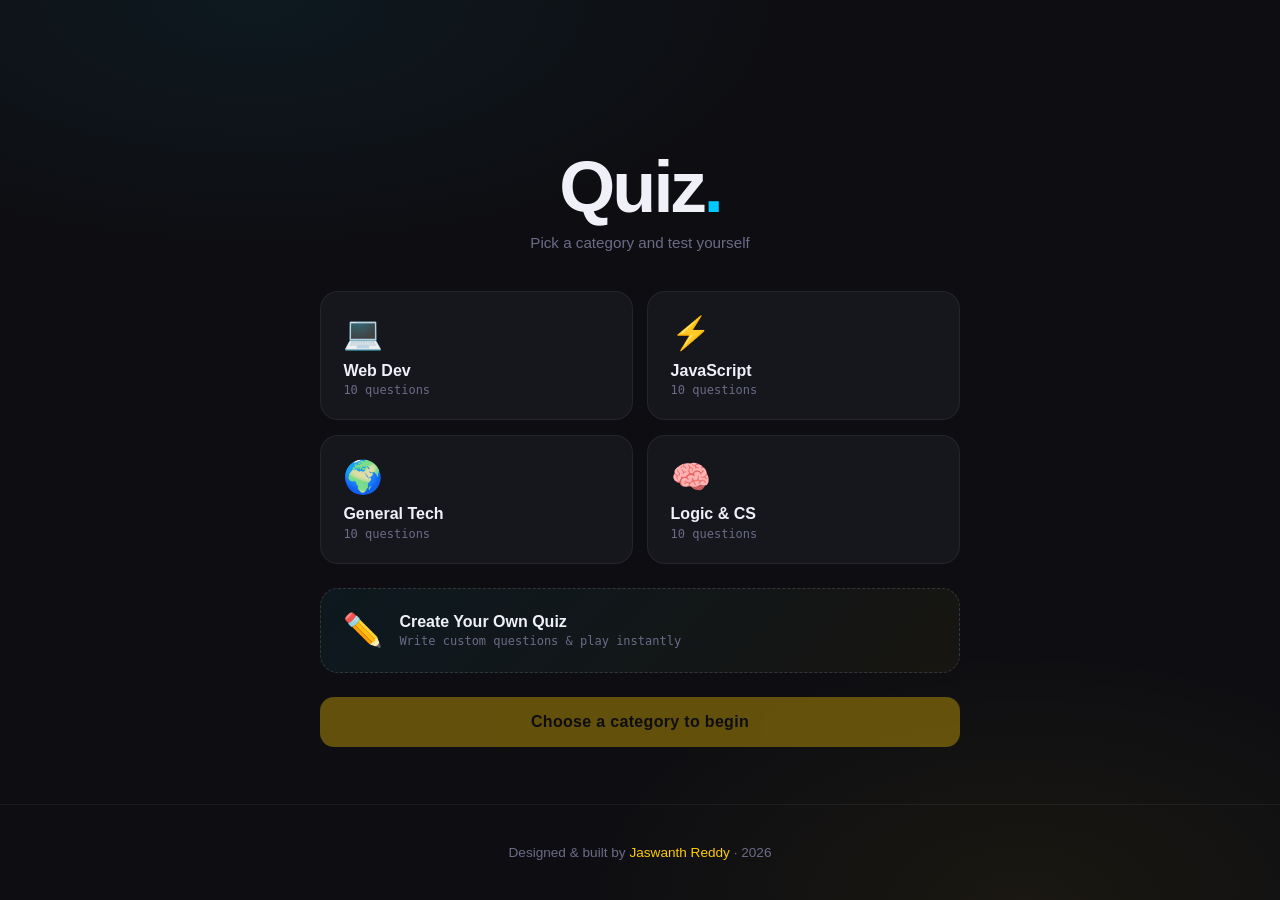
<file: index.html>
<!DOCTYPE html>
<html lang="en">
<head>

<title>Quiz</title>
<link rel="stylesheet" href="style.css">

</head>
<body>
<div class="shell">

  <!-- ── CATEGORY SCREEN ── -->
  <div class="screen active" id="screen-cat">
    <div class="brand">
      <h1 class="brand-title">Quiz<em>.</em></h1>
      <p class="brand-sub">Pick a category and test yourself</p>
    </div>
    <div class="cat-grid" id="cat-grid"></div>
    
    <!-- Custom Quiz Entry Card -->
    <div class="custom-card" id="custom-card" style="margin-bottom:1.5rem">
      <div class="custom-card-icon">✏️</div>
      <div class="custom-card-body">
        <div class="custom-card-name">Create Your Own Quiz</div>
        <div class="custom-card-sub">Write custom questions &amp; play instantly</div>
      </div>
    </div>
    <button class="start-btn" id="start-btn" disabled>Choose a category to begin</button>
  </div>

  <!-- ── BUILDER SCREEN ── -->
  <div class="screen" id="screen-builder">
    <div class="builder-header">
      <button class="back-btn" id="builder-back">←</button>
      <div class="builder-title">Build Your Quiz</div>
    </div>

    <div class="builder-meta-row">
      <input class="b-input" id="quiz-title-input" placeholder="Quiz title (e.g. My JS Quiz)" maxlength="40"/>
    </div>

    <div class="q-builder-list" id="q-builder-list"></div>
    <button class="add-q-btn" id="add-q-btn">+ Add Question</button>
    <div class="build-error" id="build-error"></div>
    <button class="launch-btn" id="launch-btn">Launch Quiz →</button>
  </div>

  <!-- ── QUIZ SCREEN ── -->
  <div class="screen" id="screen-quiz">
    <div class="quiz-header">
      <div class="q-meta">Question <strong id="q-num">1</strong> of <strong id="q-total">10</strong></div>
      <div class="timer-wrap">
        <div class="timer-ring">
          <svg width="44" height="44" viewBox="0 0 44 44">
            <circle class="timer-bg" cx="22" cy="22" r="18"/>
            <circle class="timer-arc" id="timer-arc" cx="22" cy="22" r="18"
              stroke-dasharray="113" stroke-dashoffset="0"/>
          </svg>
          <div class="timer-num" id="timer-num">15</div>
        </div>
      </div>
    </div>
    <div class="progress-bar"><div class="progress-fill" id="q-progress"></div></div>
    <div class="question-card">
      <p class="q-category" id="q-cat-label"></p>
      <p class="q-text" id="q-text"></p>
    </div>
    <div class="options-grid" id="options-grid"></div>
    <div class="feedback-bar" id="feedback-bar">
      <span class="feedback-icon" id="feedback-icon"></span>
      <span id="feedback-text"></span>
    </div>
    <button class="next-btn" id="next-btn">Next Question →</button>
  </div>

  <!-- ── RESULT SCREEN ── -->
  <div class="screen" id="screen-result">
    <div class="result-card">
      <span class="result-emoji" id="r-emoji"></span>
      <div class="result-grade" id="r-grade"></div>
      <p class="result-label" id="r-label"></p>
      <div class="result-stats">
        <div class="r-stat c">
          <div class="r-stat-num" id="r-correct"></div>
          <div class="r-stat-label">Correct</div>
        </div>
        <div class="r-stat w">
          <div class="r-stat-num" id="r-wrong"></div>
          <div class="r-stat-label">Wrong</div>
        </div>
        <div class="r-stat t">
          <div class="r-stat-num" id="r-time"></div>
          <div class="r-stat-label">Avg Time</div>
        </div>
      </div>
      <div class="review-list" id="review-list"></div>
    </div>
    <div class="action-row">
      <button class="btn-retry" id="btn-retry">Play Again</button>
      <button class="btn-menu" id="btn-menu">Categories</button>
    </div>
  </div>
</div>

<!-- FOOTER -->
<footer>
  <p>Designed & built by <span>Jaswanth Reddy</span> · 2026</p>
</footer>

<script src="script.js"></script>

</body>
</html>
</file>
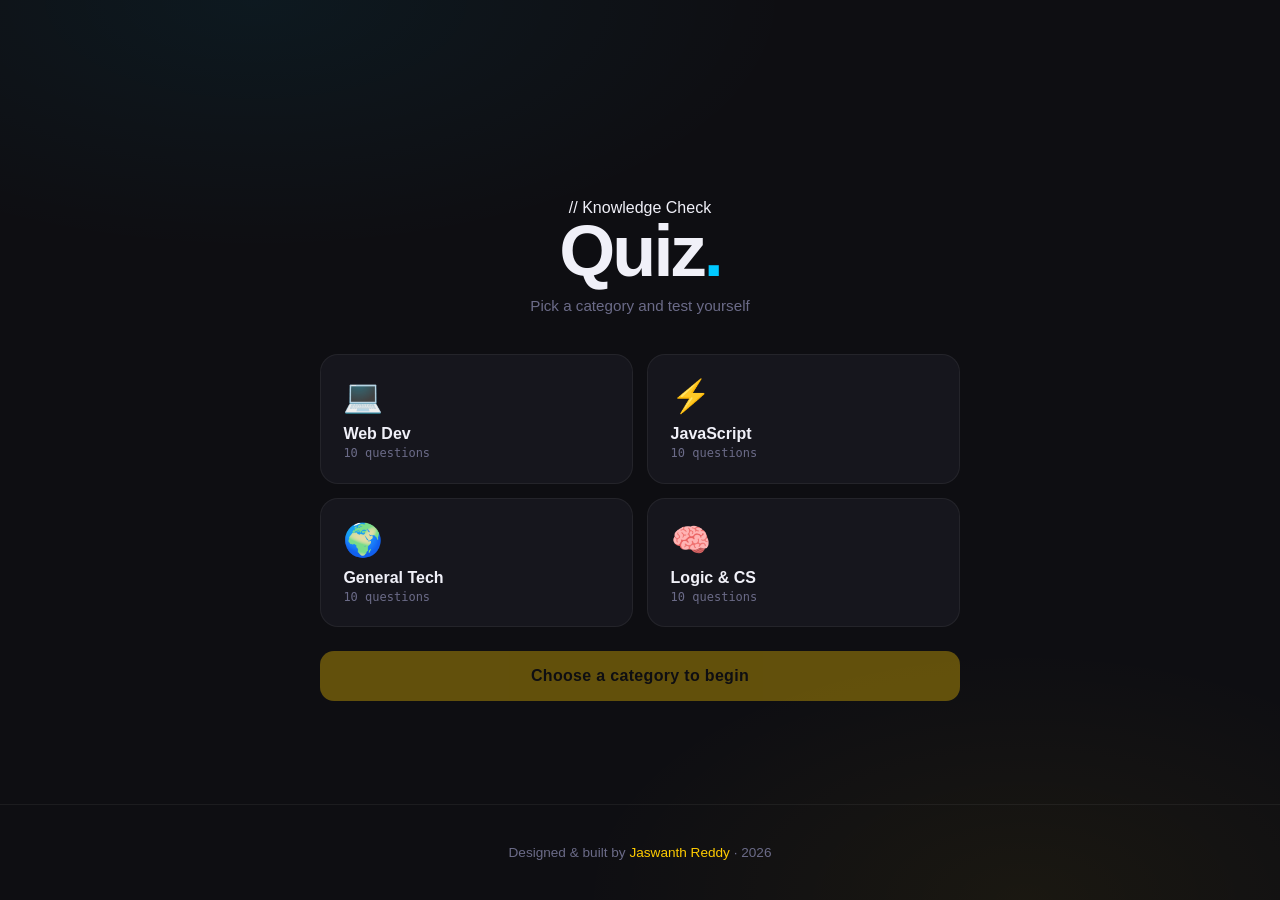
<file: quiz-app.html>
<!DOCTYPE html>
<html lang="en">
<head>

<title>Quiz — Test Your Knowledge</title>
<link rel="stylesheet" href="style.css">

</head>
<body>
<div class="shell">

  <!-- ── CATEGORY SCREEN ── -->
  <div class="screen active" id="screen-cat">
    <div class="brand">
      <p class="brand-label">// Knowledge Check</p>
      <h1 class="brand-title">Quiz<em>.</em></h1>
      <p class="brand-sub">Pick a category and test yourself</p>
    </div>
    <div class="cat-grid" id="cat-grid"></div>
    <button class="start-btn" id="start-btn" disabled>Choose a category to begin</button>
  </div>

  <!-- ── QUIZ SCREEN ── -->
  <div class="screen" id="screen-quiz">
    <div class="quiz-header">
      <div class="q-meta">Question <strong id="q-num">1</strong> of <strong id="q-total">10</strong></div>
      <div class="timer-wrap">
        <div class="timer-ring">
          <svg width="44" height="44" viewBox="0 0 44 44">
            <circle class="timer-bg" cx="22" cy="22" r="18"/>
            <circle class="timer-arc" id="timer-arc" cx="22" cy="22" r="18"
              stroke-dasharray="113" stroke-dashoffset="0"/>
          </svg>
          <div class="timer-num" id="timer-num">15</div>
        </div>
      </div>
    </div>
    <div class="progress-bar"><div class="progress-fill" id="q-progress"></div></div>
    <div class="question-card">
      <p class="q-category" id="q-cat-label"></p>
      <p class="q-text" id="q-text"></p>
    </div>
    <div class="options-grid" id="options-grid"></div>
    <div class="feedback-bar" id="feedback-bar">
      <span class="feedback-icon" id="feedback-icon"></span>
      <span id="feedback-text"></span>
    </div>
    <button class="next-btn" id="next-btn">Next Question →</button>
  </div>

  <!-- ── RESULT SCREEN ── -->
  <div class="screen" id="screen-result">
    <div class="result-card">
      <span class="result-emoji" id="r-emoji"></span>
      <div class="result-grade" id="r-grade"></div>
      <p class="result-label" id="r-label"></p>
      <div class="result-stats">
        <div class="r-stat c">
          <div class="r-stat-num" id="r-correct"></div>
          <div class="r-stat-label">Correct</div>
        </div>
        <div class="r-stat w">
          <div class="r-stat-num" id="r-wrong"></div>
          <div class="r-stat-label">Wrong</div>
        </div>
        <div class="r-stat t">
          <div class="r-stat-num" id="r-time"></div>
          <div class="r-stat-label">Avg Time</div>
        </div>
      </div>
      <div class="review-list" id="review-list"></div>
    </div>
    <div class="action-row">
      <button class="btn-retry" id="btn-retry">Play Again</button>
      <button class="btn-menu" id="btn-menu">Categories</button>
    </div>
  </div>
</div>

<!-- FOOTER -->
<footer>
  <p>Designed & built by <span>Jaswanth Reddy</span> · 2026</p>
</footer>

<script src="script.js"></script>

</body>
</html>
</file>
<file: style.css>
*, *::before, *::after { box-sizing: border-box; margin: 0; padding: 0; }

  :root {
    --bg: #0e0e12;
    --card: #16161d;
    --card2: #1c1c26;
    --border: rgba(255,255,255,0.06);
    --text: #f0f0f8;
    --muted: #6b6b88;
    --correct: #2dce89;
    --wrong: #f5365c;
    --accent: #ffcc00;
    --accent2: #00c9ff;
    --font-mono: 'Space Mono', monospace;
    --font-body: 'Cabinet Grotesk', sans-serif;
  }

  body {
    background: var(--bg);
    color: var(--text);
    font-family: var(--font-body);
    min-height: 100vh;
    display: flex;
    align-items: center;
    justify-content: center;
    padding: 2rem 1rem;
    background-image:
      radial-gradient(ellipse 60% 40% at 20% 0%, rgba(0,201,255,0.06) 0%, transparent 70%),
      radial-gradient(ellipse 50% 40% at 80% 100%, rgba(255,204,0,0.05) 0%, transparent 70%);
  }

  .shell {
    width: 100%; max-width: 640px;
  }

  /* ── SCREENS ── */
  .screen { display: none; animation: popIn 0.4s cubic-bezier(0.34,1.56,0.64,1); }
  .screen.active { display: block; }
  @keyframes popIn {
    from { opacity: 0; transform: scale(0.94) translateY(16px); }
    to   { opacity: 1; transform: scale(1) translateY(0); }
  }

  /* ── CATEGORY SCREEN ── */
  .brand {
    text-align: center; margin-bottom: 2.5rem;
  }
  .brand-title {
    font-size: clamp(2.8rem, 8vw, 4.5rem);
    font-weight: 800; line-height: 0.95;
    letter-spacing: -0.04em;
  }
  .brand-title em { font-style: normal; color: var(--accent2); }
  .brand-sub {
    margin-top: 0.75rem; font-size: 0.95rem; color: var(--muted); font-weight: 400;
  }

  .cat-grid {
    display: grid; grid-template-columns: repeat(2, 1fr);
    gap: 0.9rem; margin-bottom: 1.5rem;
  }
  .cat-card {
    background: var(--card);
    border: 1px solid var(--border);
    border-radius: 18px; padding: 1.4rem;
    cursor: pointer; text-align: left;
    transition: transform 0.2s, border-color 0.2s, background 0.2s;
  }
  .cat-card:hover {
    transform: translateY(-3px);
    border-color: rgba(255,255,255,0.14);
    background: var(--card2);
  }
  .cat-card.selected {
    border-color: var(--accent);
    background: rgba(255,204,0,0.06);
  }
  .cat-icon { font-size: 2rem; margin-bottom: 0.6rem; display: block; }
  .cat-name { font-weight: 700; font-size: 1rem; margin-bottom: 0.2rem; }
  .cat-count { font-size: 0.75rem; color: var(--muted); font-family: var(--font-mono); }

  .start-btn {
    width: 100%; padding: 1rem;
    background: var(--accent); color: #0e0e12;
    border: none; border-radius: 14px;
    font-family: var(--font-body); font-weight: 800;
    font-size: 1rem; letter-spacing: 0.02em;
    cursor: pointer; transition: transform 0.2s, box-shadow 0.2s;
    box-shadow: 0 0 30px rgba(255,204,0,0.2);
  }
  .start-btn:hover { transform: translateY(-2px); box-shadow: 0 0 40px rgba(255,204,0,0.35); }
  .start-btn:disabled { opacity: 0.35; cursor: not-allowed; transform: none; box-shadow: none; }

  /* ── QUIZ SCREEN ── */
  .quiz-header {
    display: flex; justify-content: space-between; align-items: center;
    margin-bottom: 1.5rem;
  }
  .q-meta {
    font-family: var(--font-mono); font-size: 0.75rem; color: var(--muted);
  }
  .q-meta strong { color: var(--text); }

  /* TIMER */
  .timer-wrap {
    display: flex; align-items: center; gap: 0.5rem;
  }
  .timer-ring {
    width: 44px; height: 44px; position: relative;
  }
  .timer-ring svg { transform: rotate(-90deg); }
  .timer-ring circle {
    fill: none; stroke-width: 3;
  }
  .timer-bg { stroke: var(--card2); }
  .timer-arc {
    stroke: var(--accent); stroke-linecap: round;
    transition: stroke-dashoffset 0.9s linear, stroke 0.3s;
  }
  .timer-num {
    position: absolute; inset: 0;
    display: flex; align-items: center; justify-content: center;
    font-family: var(--font-mono); font-size: 0.75rem; font-weight: 700;
    color: var(--accent);
  }

  /* PROGRESS BAR */
  .progress-bar {
    height: 3px; background: var(--card2);
    border-radius: 2px; overflow: hidden; margin-bottom: 1.75rem;
  }
  .progress-fill {
    height: 100%; background: var(--accent);
    border-radius: 2px; transition: width 0.5s ease;
  }

  /* QUESTION CARD */
  .question-card {
    background: var(--card);
    border: 1px solid var(--border);
    border-radius: 20px; padding: 2rem;
    margin-bottom: 1.25rem;
    animation: slideQ 0.35s ease;
  }
  @keyframes slideQ {
    from { opacity: 0; transform: translateX(20px); }
    to   { opacity: 1; transform: translateX(0); }
  }
  .q-category {
    font-family: var(--font-mono); font-size: 0.65rem;
    letter-spacing: 0.15em; text-transform: uppercase;
    color: var(--accent2); margin-bottom: 0.9rem;
  }
  .q-text {
    font-size: 1.2rem; font-weight: 700; line-height: 1.5;
    letter-spacing: -0.01em;
  }

  /* OPTIONS */
  .options-grid { display: flex; flex-direction: column; gap: 0.7rem; }
  .option-btn {
    background: var(--card); border: 1px solid var(--border);
    border-radius: 14px; padding: 0.9rem 1.2rem;
    display: flex; align-items: center; gap: 0.9rem;
    cursor: pointer; text-align: left; width: 100%;
    font-family: var(--font-body); color: var(--text);
    font-size: 0.9rem; font-weight: 500;
    transition: transform 0.15s, border-color 0.15s, background 0.15s;
    animation: fadeOpt 0.3s ease both;
  }
  .option-btn:nth-child(1) { animation-delay: 0.05s; }
  .option-btn:nth-child(2) { animation-delay: 0.10s; }
  .option-btn:nth-child(3) { animation-delay: 0.15s; }
  .option-btn:nth-child(4) { animation-delay: 0.20s; }
  @keyframes fadeOpt {
    from { opacity: 0; transform: translateY(8px); }
    to   { opacity: 1; transform: translateY(0); }
  }
  .option-btn:hover:not(:disabled) {
    transform: translateX(4px);
    border-color: rgba(255,255,255,0.18);
    background: var(--card2);
  }
  .option-btn:disabled { cursor: default; }
  .option-btn.correct {
    background: rgba(45,206,137,0.12);
    border-color: var(--correct); color: var(--correct);
  }
  .option-btn.wrong {
    background: rgba(245,54,92,0.12);
    border-color: var(--wrong); color: var(--wrong);
  }
  .opt-letter {
    width: 28px; height: 28px; border-radius: 8px;
    background: var(--card2); border: 1px solid var(--border);
    display: flex; align-items: center; justify-content: center;
    font-family: var(--font-mono); font-size: 0.7rem;
    flex-shrink: 0; transition: all 0.2s;
  }
  .option-btn.correct .opt-letter { background: var(--correct); border-color: var(--correct); color: #0e0e12; }
  .option-btn.wrong   .opt-letter { background: var(--wrong);   border-color: var(--wrong);   color: white; }

  /* FEEDBACK */
  .feedback-bar {
    min-height: 44px; border-radius: 12px;
    display: flex; align-items: center; gap: 0.6rem;
    padding: 0 1rem; font-size: 0.85rem; font-weight: 600;
    margin-top: 0.75rem; transition: all 0.3s;
    opacity: 0;
  }
  .feedback-bar.show { opacity: 1; }
  .feedback-bar.correct { background: rgba(45,206,137,0.1); color: var(--correct); }
  .feedback-bar.wrong   { background: rgba(245,54,92,0.1);  color: var(--wrong); }
  .feedback-icon { font-size: 1.1rem; }

  .next-btn {
    width: 100%; padding: 0.9rem;
    background: var(--accent); color: #0e0e12;
    border: none; border-radius: 14px; margin-top: 0.75rem;
    font-family: var(--font-body); font-weight: 800; font-size: 0.95rem;
    cursor: pointer; transition: transform 0.2s, box-shadow 0.2s;
    box-shadow: 0 0 20px rgba(255,204,0,0.15);
    display: none;
  }
  .next-btn.show { display: block; animation: popIn 0.3s ease; }
  .next-btn:hover { transform: translateY(-2px); box-shadow: 0 0 30px rgba(255,204,0,0.3); }

  /* ─── FOOTER ─── */
  footer {
    position: fixed; bottom: 0; width: 100%;
    text-align: center; padding: 2.5rem 6vw;
    border-top: 1px solid var(--border);
    font-size: 0.85rem; color: var(--muted);
  }
  footer span { color: var(--accent); }

  /* ── RESULT SCREEN ── */
  .result-card {
    background: var(--card); border: 1px solid var(--border);
    border-radius: 24px; padding: 2.5rem; text-align: center;
    margin-bottom: 1.25rem;
  }
  .result-emoji { font-size: 4rem; display: block; margin-bottom: 1rem; }
  .result-grade {
    font-size: clamp(3rem, 10vw, 5rem); font-weight: 800;
    letter-spacing: -0.04em; line-height: 1;
    margin-bottom: 0.5rem;
  }
  .result-label { font-size: 1.1rem; color: var(--muted); margin-bottom: 2rem; }

  .result-stats {
    display: grid; grid-template-columns: repeat(3,1fr);
    gap: 1rem; margin-bottom: 2rem;
  }
  .r-stat {
    background: var(--card2); border-radius: 14px; padding: 1rem;
  }
  .r-stat-num {
    font-family: var(--font-mono); font-size: 1.6rem; font-weight: 700;
    margin-bottom: 0.25rem;
  }
  .r-stat-label { font-size: 0.75rem; color: var(--muted); }
  .r-stat.c .r-stat-num { color: var(--correct); }
  .r-stat.w .r-stat-num { color: var(--wrong); }
  .r-stat.t .r-stat-num { color: var(--accent2); }

  .review-list { text-align: left; }
  .review-item {
    padding: 0.75rem 1rem; border-radius: 10px;
    margin-bottom: 0.5rem; font-size: 0.82rem; line-height: 1.5;
    border-left: 3px solid transparent;
  }
  .review-item.c { background: rgba(45,206,137,0.07); border-color: var(--correct); }
  .review-item.w { background: rgba(245,54,92,0.07);  border-color: var(--wrong); }
  .review-q { font-weight: 600; margin-bottom: 0.3rem; color: var(--text); }
  .review-a { color: var(--muted); }
  .review-a strong { color: var(--correct); }

  .action-row { display: flex; gap: 0.75rem; }
  .btn-retry {
    flex: 1; padding: 0.9rem;
    background: var(--accent); color: #0e0e12;
    border: none; border-radius: 14px;
    font-family: var(--font-body); font-weight: 800; font-size: 0.95rem;
    cursor: pointer; transition: transform 0.2s, box-shadow 0.2s;
    box-shadow: 0 0 20px rgba(255,204,0,0.15);
  }
  .btn-retry:hover { transform: translateY(-2px); box-shadow: 0 0 30px rgba(255,204,0,0.3); }
  .btn-menu {
    padding: 0.9rem 1.5rem;
    background: var(--card); border: 1px solid var(--border);
    border-radius: 14px; color: var(--text);
    font-family: var(--font-body); font-weight: 600; font-size: 0.95rem;
    cursor: pointer; transition: border-color 0.2s;
  }
  .btn-menu:hover { border-color: rgba(255,255,255,0.2); }

  /* ── CUSTOM QUIZ ENTRY CARD ── */
  .custom-card {
    background: linear-gradient(135deg, rgba(0,201,255,0.06), rgba(255,204,0,0.04));
    border: 1px dashed rgba(255,255,255,0.14);
    border-radius: 18px; padding: 1.4rem;
    cursor: pointer; text-align: left;
    transition: transform 0.2s, border-color 0.2s, background 0.2s;
    grid-column: span 2;
    display: flex; align-items: center; gap: 1rem;
  }
  .custom-card:hover { transform: translateY(-3px); border-color: rgba(0,201,255,0.4); }
  .custom-card-icon { font-size: 2rem; flex-shrink: 0; }
  .custom-card-name { font-weight: 700; font-size: 1rem; margin-bottom: 0.2rem; }
  .custom-card-sub  { font-size: 0.75rem; color: var(--muted); font-family: var(--font-mono); }

  /* ── BUILDER SCREEN ── */
  .builder-header {
    display: flex; align-items: center; gap: 1rem; margin-bottom: 2rem;
  }
  .back-btn {
    width: 36px; height: 36px; border-radius: 10px;
    background: var(--card); border: 1px solid var(--border);
    color: var(--text); font-size: 1.1rem; cursor: pointer;
    display: flex; align-items: center; justify-content: center;
    flex-shrink: 0; transition: border-color 0.2s;
  }
  .back-btn:hover { border-color: rgba(255,255,255,0.2); }
  .builder-title {
    font-size: 1.4rem; font-weight: 800; letter-spacing: -0.02em;
  }

  .builder-meta-row {
    display: grid; grid-template-columns: 1fr 1fr; gap: 0.75rem;
    margin-bottom: 1.5rem;
  }
  .b-input {
    background: var(--card); border: 1px solid var(--border);
    border-radius: 12px; padding: 0.75rem 1rem;
    color: var(--text); font-family: var(--font-body); font-size: 0.9rem;
    outline: none; transition: border-color 0.2s; width: 100%;
  }
  .b-input:focus { border-color: var(--accent2); }
  .b-input::placeholder { color: var(--muted); }

  /* Q BUILDER CARDS */
  .q-builder-list { display: flex; flex-direction: column; gap: 1rem; margin-bottom: 1rem; }
  .q-builder-card {
    background: var(--card); border: 1px solid var(--border);
    border-radius: 16px; padding: 1.25rem;
    animation: popIn 0.3s ease;
  }
  .q-builder-top {
    display: flex; justify-content: space-between; align-items: center;
    margin-bottom: 0.75rem;
  }
  .q-builder-num {
    font-family: var(--font-mono); font-size: 0.7rem;
    color: var(--accent); letter-spacing: 0.1em;
  }
  .q-remove-btn {
    background: none; border: none; color: var(--muted);
    font-size: 0.85rem; cursor: pointer; padding: 0.2rem 0.5rem;
    border-radius: 6px; font-family: var(--font-body);
    transition: color 0.2s, background 0.2s;
  }
  .q-remove-btn:hover { color: var(--wrong); background: rgba(245,54,92,0.1); }

  .q-builder-card textarea {
    width: 100%; background: var(--card2); border: 1px solid var(--border);
    border-radius: 10px; padding: 0.7rem 0.9rem;
    color: var(--text); font-family: var(--font-body); font-size: 0.88rem;
    outline: none; resize: none; line-height: 1.5;
    transition: border-color 0.2s; margin-bottom: 0.75rem;
  }
  .q-builder-card textarea:focus { border-color: var(--accent2); }
  .q-builder-card textarea::placeholder { color: var(--muted); }

  .opts-builder { display: flex; flex-direction: column; gap: 0.5rem; }
  .opt-builder-row {
    display: flex; align-items: center; gap: 0.6rem;
  }
  .opt-correct-radio {
    width: 18px; height: 18px; border-radius: 50%;
    border: 1.5px solid var(--muted); background: transparent;
    cursor: pointer; flex-shrink: 0; appearance: none;
    transition: all 0.2s; position: relative;
  }
  .opt-correct-radio:checked {
    background: var(--correct); border-color: var(--correct);
  }
  .opt-correct-radio:checked::after {
    content: ''; position: absolute; inset: 3px;
    background: #0e0e12; border-radius: 50%;
  }
  .opt-builder-input {
    flex: 1; background: var(--card2); border: 1px solid var(--border);
    border-radius: 8px; padding: 0.5rem 0.8rem;
    color: var(--text); font-family: var(--font-body); font-size: 0.85rem;
    outline: none; transition: border-color 0.2s;
  }
  .opt-builder-input:focus { border-color: var(--accent2); }
  .opt-builder-input::placeholder { color: var(--muted); }
  .opt-letter-label {
    font-family: var(--font-mono); font-size: 0.7rem;
    color: var(--muted); width: 14px; flex-shrink: 0; text-align: center;
  }

  .add-q-btn {
    width: 100%; padding: 0.8rem;
    background: transparent; border: 1px dashed rgba(255,255,255,0.14);
    border-radius: 14px; color: var(--muted);
    font-family: var(--font-body); font-weight: 600; font-size: 0.9rem;
    cursor: pointer; transition: all 0.2s; margin-bottom: 1rem;
  }
  .add-q-btn:hover { border-color: var(--accent2); color: var(--accent2); }

  .build-error {
    background: rgba(245,54,92,0.1); border: 1px solid rgba(245,54,92,0.25);
    color: var(--wrong); border-radius: 10px; padding: 0.7rem 1rem;
    font-size: 0.83rem; margin-bottom: 0.75rem; display: none;
  }
  .build-error.show { display: block; animation: popIn 0.3s ease; }

  .launch-btn {
    width: 100%; padding: 1rem;
    background: var(--accent2); color: #0e0e12;
    border: none; border-radius: 14px;
    font-family: var(--font-body); font-weight: 800;
    font-size: 1rem; cursor: pointer;
    transition: transform 0.2s, box-shadow 0.2s;
    box-shadow: 0 0 30px rgba(0,201,255,0.2);
  }
  .launch-btn:hover { transform: translateY(-2px); box-shadow: 0 0 40px rgba(0,201,255,0.35); }
</file>
